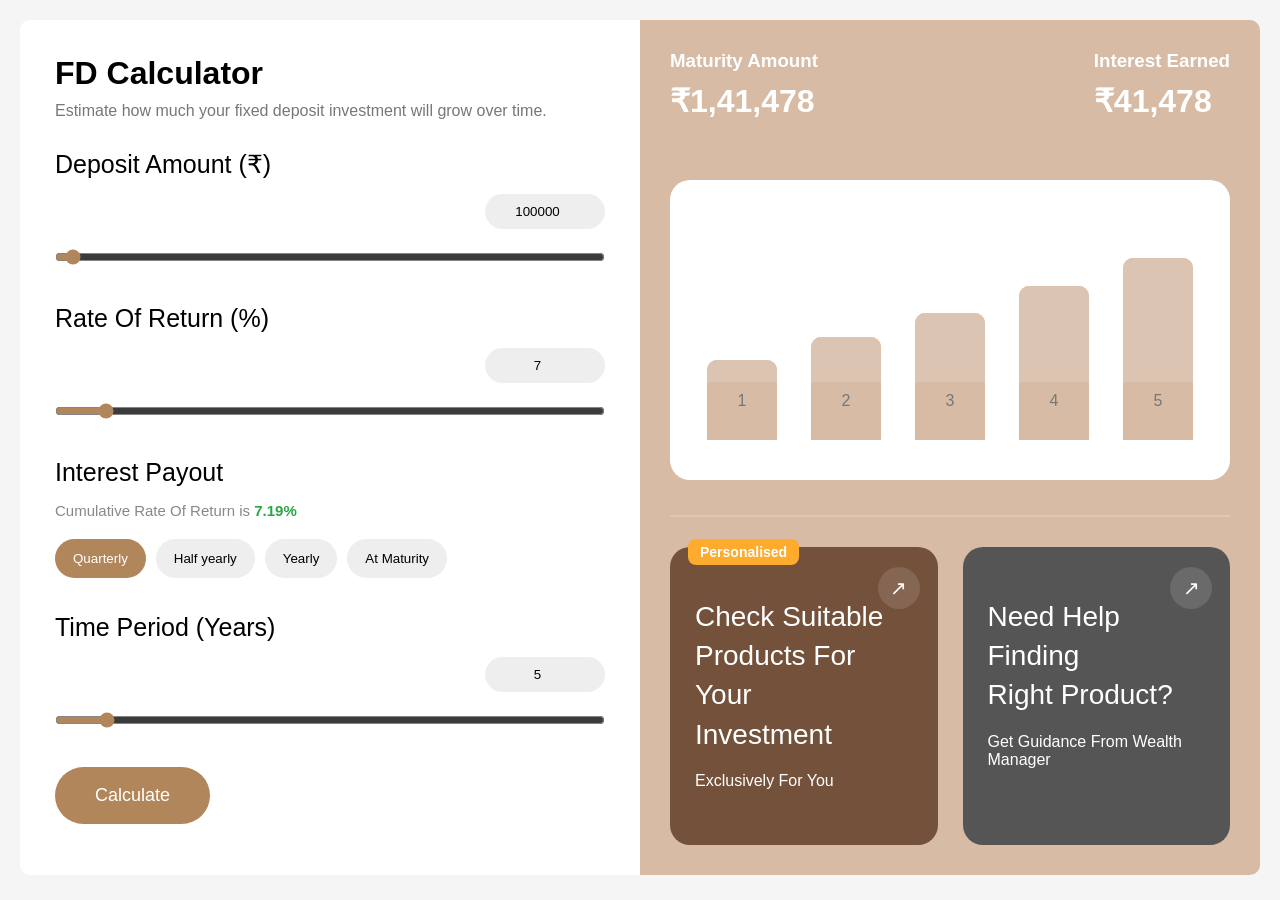
<file: index.html>
<!DOCTYPE html>
<html>

<head>
    <meta charset="UTF-8">
    <title>FD Calculator</title>

    <link rel="stylesheet" href="style.css">

    <script src="https://code.jquery.com/jquery-3.7.1.min.js"></script>

</head>

<body>

    <div class="container">

        <div class="left">

            <h1>FD Calculator</h1>

            <p>Estimate how much your fixed deposit investment will grow over time.</p>

            <div class="box">

                <label>Deposit Amount (₹)</label>

                <input type="number" id="amount" value="100000">

                <input type="range" id="amountRange" min="10000" max="5000000" step="10000" value="100000">

            </div>

            <div class="box">

                <label>Rate Of Return (%)</label>

                <input type="number" id="rate" value="7">

                <input type="range" id="rateRange" min="5" max="30" step="0.5" value="7">

            </div>

            <div class="box">

                <label>Interest Payout</label>

                <p class="cumText">
                    Cumulative Rate Of Return is
                    <span id="cumRate">7.19%</span>
                </p>

                <div class="btns">

                    <button class="active">Quarterly</button>
                    <button>Half yearly</button>
                    <button>Yearly</button>
                    <button>At Maturity</button>

                </div>

            </div>

            <div class="box">

                <label>Time Period (Years)</label>

                <input type="number" id="year" value="5">

                <input type="range" id="yearRange" min="1" max="50" value="5">

            </div>

            <button id="calculate">
                Calculate
            </button>

        </div>

        <div class="right">

            <div class="top">

                <div>

                    <h3>Maturity Amount</h3>

                    <h1 id="maturity">₹1,40,255</h1>

                </div>

                <div>

                    <h3>Interest Earned</h3>

                    <h1 id="interest">₹40,255</h1>

                </div>

            </div>

            <div class="graph">
                <div class="chart">
                    <div class="bar">
                        <span class="value"></span>
                        <div class="fill"></div>
                        <p>1</p>
                    </div>

                    <div class="bar">
                        <span class="value"></span>
                        <div class="fill"></div>
                        <p>2</p>
                    </div>

                    <div class="bar">
                        <span class="value"></span>
                        <div class="fill"></div>
                        <p>3</p>
                    </div>

                    <div class="bar">
                        <span class="value"></span>
                        <div class="fill"></div>
                        <p>4</p>
                    </div>

                    <div class="bar">
                        <span class="value"></span>
                        <div class="fill"></div>
                        <p>5</p>
                    </div>
                </div>
            </div>
            <div class="bottomCards">

                <div class="card1">

                    <span class="tag">Personalised</span>

                    <span class="arrow">↗</span>

                    <h2>
                        Check Suitable
                        <br>
                        Products For Your
                        <br>
                        Investment
                    </h2>

                    <p>Exclusively For You</p>

                </div>

                <div class="card2">

                    <span class="arrow">↗</span>

                    <h2>
                        Need Help Finding
                        <br>
                        Right Product?
                    </h2>

                    <p>Get Guidance From Wealth Manager</p>

                </div>

            </div>

        </div>

    </div>

    <script src="script.js"></script>

</body>

</html>
</file>
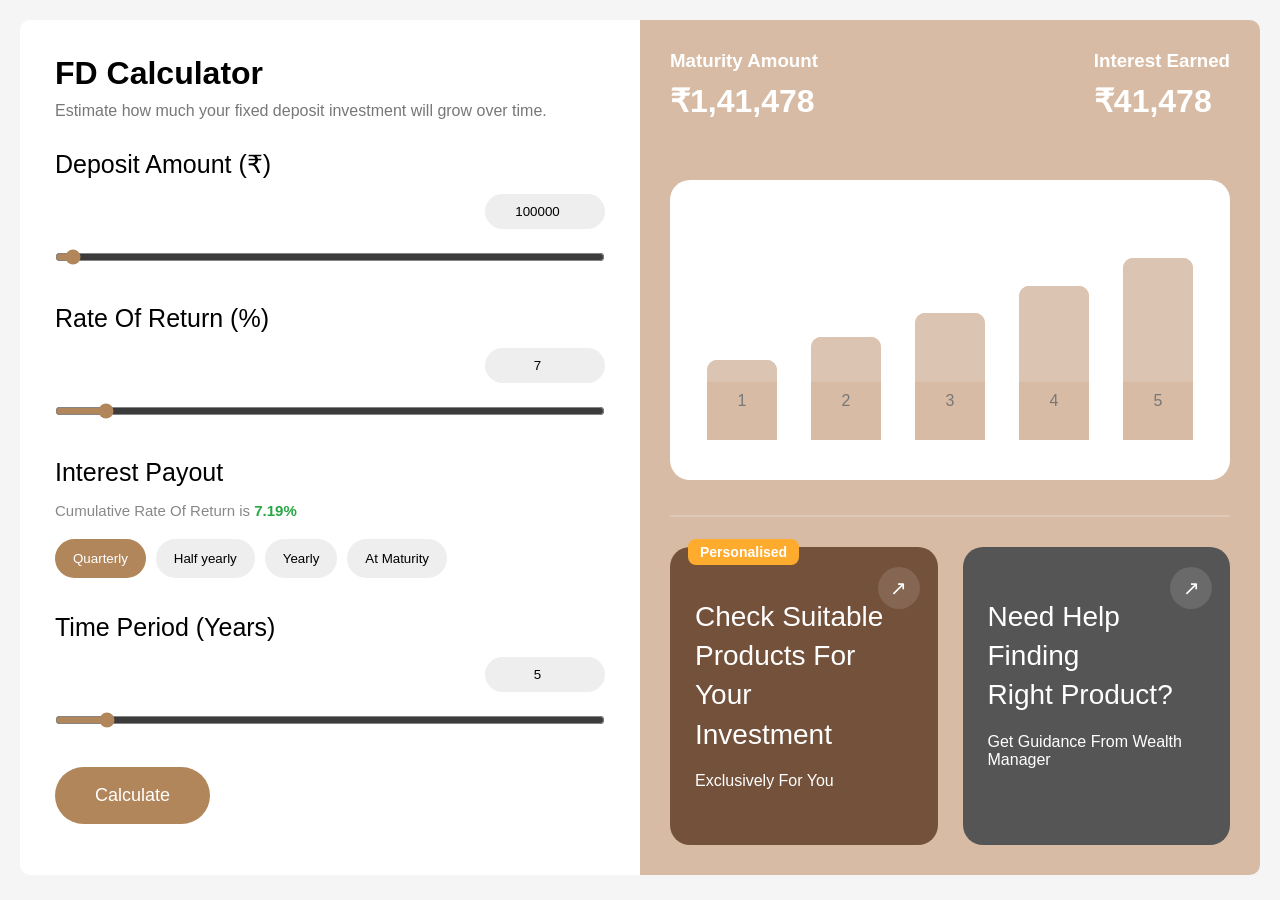
<file: fd.html>
<!DOCTYPE html>
<html>

<head>
    <meta charset="UTF-8">
    <title>FD Calculator</title>

    <link rel="stylesheet" href="style.css">

    <script src="https://code.jquery.com/jquery-3.7.1.min.js"></script>

</head>

<body>

    <div class="container">

        <div class="left">

            <h1>FD Calculator</h1>

            <p>Estimate how much your fixed deposit investment will grow over time.</p>

            <div class="box">

                <label>Deposit Amount (₹)</label>

                <input type="number" id="amount" value="100000">

                <input type="range" id="amountRange" min="10000" max="5000000" step="10000" value="100000">

            </div>

            <div class="box">

                <label>Rate Of Return (%)</label>

                <input type="number" id="rate" value="7">

                <input type="range" id="rateRange" min="5" max="30" step="0.5" value="7">

            </div>

            <div class="box">

                <label>Interest Payout</label>

                <p class="cumText">
                    Cumulative Rate Of Return is
                    <span id="cumRate">7.19%</span>
                </p>

                <div class="btns">

                    <button class="active">Quarterly</button>
                    <button>Half yearly</button>
                    <button>Yearly</button>
                    <button>At Maturity</button>

                </div>

            </div>

            <div class="box">

                <label>Time Period (Years)</label>

                <input type="number" id="year" value="5">

                <input type="range" id="yearRange" min="1" max="50" value="5">

            </div>

            <button id="calculate">
                Calculate
            </button>

        </div>

        <div class="right">

            <div class="top">

                <div>

                    <h3>Maturity Amount</h3>

                    <h1 id="maturity">₹1,40,255</h1>

                </div>

                <div>

                    <h3>Interest Earned</h3>

                    <h1 id="interest">₹40,255</h1>

                </div>

            </div>

            <div class="graph">
                <div class="chart">
                    <div class="bar">
                        <span class="value"></span>
                        <div class="fill"></div>
                        <p>1</p>
                    </div>

                    <div class="bar">
                        <span class="value"></span>
                        <div class="fill"></div>
                        <p>2</p>
                    </div>

                    <div class="bar">
                        <span class="value"></span>
                        <div class="fill"></div>
                        <p>3</p>
                    </div>

                    <div class="bar">
                        <span class="value"></span>
                        <div class="fill"></div>
                        <p>4</p>
                    </div>

                    <div class="bar">
                        <span class="value"></span>
                        <div class="fill"></div>
                        <p>5</p>
                    </div>
                </div>
            </div>
            <div class="bottomCards">

                <div class="card1">

                    <span class="tag">Personalised</span>

                    <span class="arrow">↗</span>

                    <h2>
                        Check Suitable
                        <br>
                        Products For Your
                        <br>
                        Investment
                    </h2>

                    <p>Exclusively For You</p>

                </div>

                <div class="card2">

                    <span class="arrow">↗</span>

                    <h2>
                        Need Help Finding
                        <br>
                        Right Product?
                    </h2>

                    <p>Get Guidance From Wealth Manager</p>

                </div>

            </div>

        </div>

    </div>

    <script src="script.js"></script>

</body>

</html>
</file>
<file: style.css>
*{
margin:0;
padding:0;
box-sizing:border-box;
font-family:Arial;
}

body{
background:#f5f5f5;
padding:20px;
}

.container{

display:grid;
grid-template-columns:1fr 1fr;
background:white;
border-radius:10px;
overflow:hidden;

}

.left{

padding:35px;

}

.right{

background:#d7bba4;
padding:30px;

}

h1{

margin-bottom:10px;

}

p{

color:#777;
margin-bottom:30px;

}

.box{

margin-bottom:35px;

}

label{

display:block;
margin-bottom:15px;
font-size:25px;

}

input[type=number]{

float:right;
width:120px;
padding:10px;
border:none;
background:#eee;
border-radius:20px;
text-align:center;

}

input[type=range]{

width:100%;
margin-top:20px;

accent-color:#b2865b;

}

.btns{

display:flex;
gap:10px;

}

.btns button{

padding:12px 18px;
border:none;
border-radius:30px;
background:#eee;
cursor:pointer;

}

.btns .active{

background:#b2865b;
color:white;

}

#calculate{

padding:18px 40px;
background:#b2865b;
border:none;
color:white;
font-size:18px;
border-radius:30px;
cursor:pointer;

}

.top{

display:flex;
justify-content:space-between;
margin-bottom:50px;

}

.top h3{

color:white;
margin-bottom:10px;

}

.top h1{

color:white;

}

.graph{
    background:#fff;
    border-radius:20px;
    padding:20px;
    height:300px;
}

.chart{
    height:240px;
    display:flex;
    align-items:flex-end;
    justify-content:space-around;
}

.bar{
    width:70px;
    text-align:center;
}

.fill{
    width:100%;
    background:#dcc4b2;
    border-radius:10px 10px 0 0;
    height:20px;
    transition:.5s;
}

.value{
    font-size:12px;
}

.bar p{
    margin-top:10px;
}
.cumText{
    margin-top:5px;
    margin-bottom:20px;
    color:#888;
    font-size:15px;
}

#cumRate{
    color:#28a745;
    font-weight:bold;
}
.bottomCards{
    margin-top:35px;
    display:flex;
    gap:25px;
}

.card1,
.card2{

    flex:1;
    position:relative;
    padding:25px;
    border-radius:20px;
    min-height:210px;

}

.card1{
    background:#73513a;
}

.card2{
    background:#555555;
}

.tag{

    position:absolute;
    top:-8px;
    left:18px;

    background:#ffab2d;
    color:#fff;

    padding:5px 12px;

    border-radius:8px;

    font-size:14px;

    font-weight:bold;

}

.arrow{

    position:absolute;

    right:18px;
    top:20px;

    width:42px;
    height:42px;

    background:rgba(255,255,255,.12);

    border-radius:50%;

    display:flex;

    align-items:center;
    justify-content:center;

    color:white;

    font-size:20px;

}

.card1 h2,
.card2 h2{

    margin-top:25px;

    color:white;

    font-size:28px;

    font-weight:500;

    line-height:1.4;

}

.card1 p,
.card2 p{

    margin-top:18px;

    color:white;

    font-size:16px;

}

.bottomCards{
    border-top:2px solid rgba(255,255,255,.2);
    padding-top:30px;
}

@media(max-width:900px){

    .bottomCards{

        flex-direction:column;

    }

}

.bar{

width:70px;
background:#d7bba4;
border-radius:10px 10px 0 0;

}

@media(max-width:900px){

.container{

grid-template-columns:1fr;

}

}
</file>
